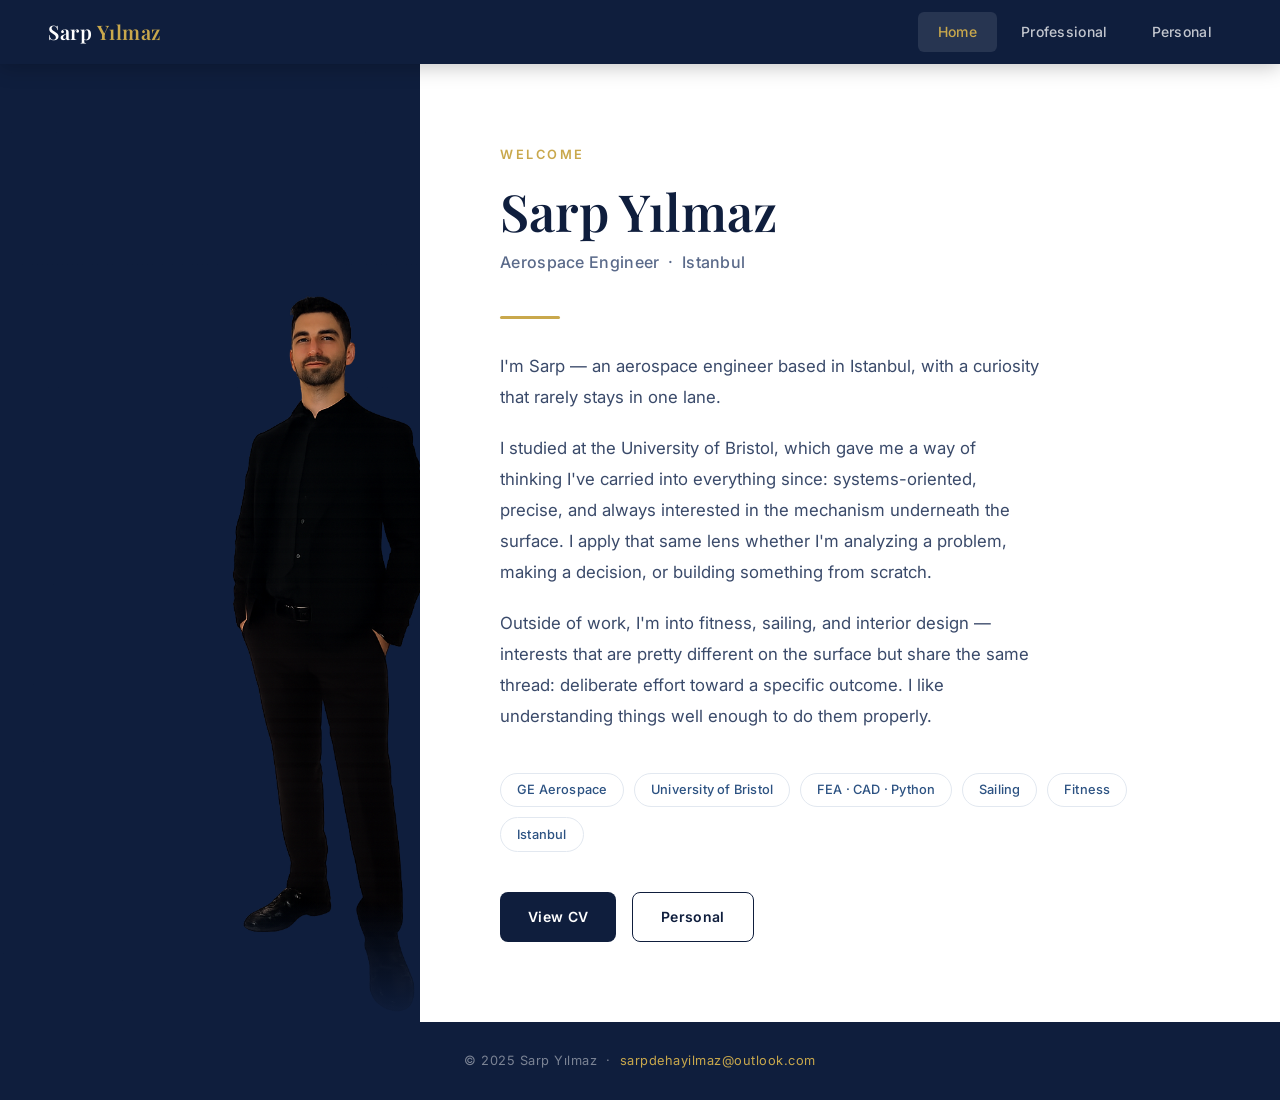
<file: index.html>
<!DOCTYPE html>
<html lang="en">
<head>
  <meta charset="UTF-8" />
  <meta name="viewport" content="width=device-width, initial-scale=1.0" />
  <title>Sarp Yılmaz</title>
  <link rel="stylesheet" href="css/style.css" />
</head>
<body>

  <nav>
    <a class="nav-logo" href="/">Sarp <span>Yılmaz</span></a>
    <ul class="nav-links">
      <li><a href="/" class="active">Home</a></li>
      <li><a href="/professional">Professional</a></li>
      <li><a href="/personal">Personal</a></li>
    </ul>
  </nav>

  <main class="page">
    <section class="home-hero">

      <div class="home-photo-col">
        <picture>
          <source media="(max-width: 900px)" srcset="assets/sarp_upper.png" />
          <img src="assets/sarp_main.png" alt="Sarp Yılmaz" />
        </picture>
        <div class="photo-overlay"></div>
      </div>

      <div class="home-content-col">
        <p class="home-greeting">Welcome</p>
        <h1 class="home-name">Sarp Yılmaz</h1>
        <p class="home-title">Aerospace Engineer &nbsp;·&nbsp; Istanbul</p>
        <div class="divider"></div>

        <div class="home-about">
          <p>I'm Sarp — an aerospace engineer based in Istanbul, with a curiosity that rarely stays in one lane.</p>
          <p>I studied at the University of Bristol, which gave me a way of thinking I've carried into everything since: systems-oriented, precise, and always interested in the mechanism underneath the surface. I apply that same lens whether I'm analyzing a problem, making a decision, or building something from scratch.</p>
          <p>Outside of work, I'm into fitness, sailing, and interior design — interests that are pretty different on the surface but share the same thread: deliberate effort toward a specific outcome. I like understanding things well enough to do them properly.</p>
        </div>

        <div class="home-tags">
          <span class="tag">GE Aerospace</span>
          <span class="tag">University of Bristol</span>
          <span class="tag">FEA · CAD · Python</span>
          <span class="tag">Sailing</span>
          <span class="tag">Fitness</span>
          <span class="tag">Istanbul</span>
        </div>

        <div class="home-cta">
          <a href="/professional" class="btn btn-primary">View CV</a>
          <a href="/personal" class="btn btn-outline">Personal</a>
        </div>
      </div>

    </section>
  </main>

  <footer>
    &copy; 2025 Sarp Yılmaz &nbsp;·&nbsp; <a href="mailto:sarpdehayilmaz@outlook.com">sarpdehayilmaz@outlook.com</a>
  </footer>

</body>
</html>
</file>
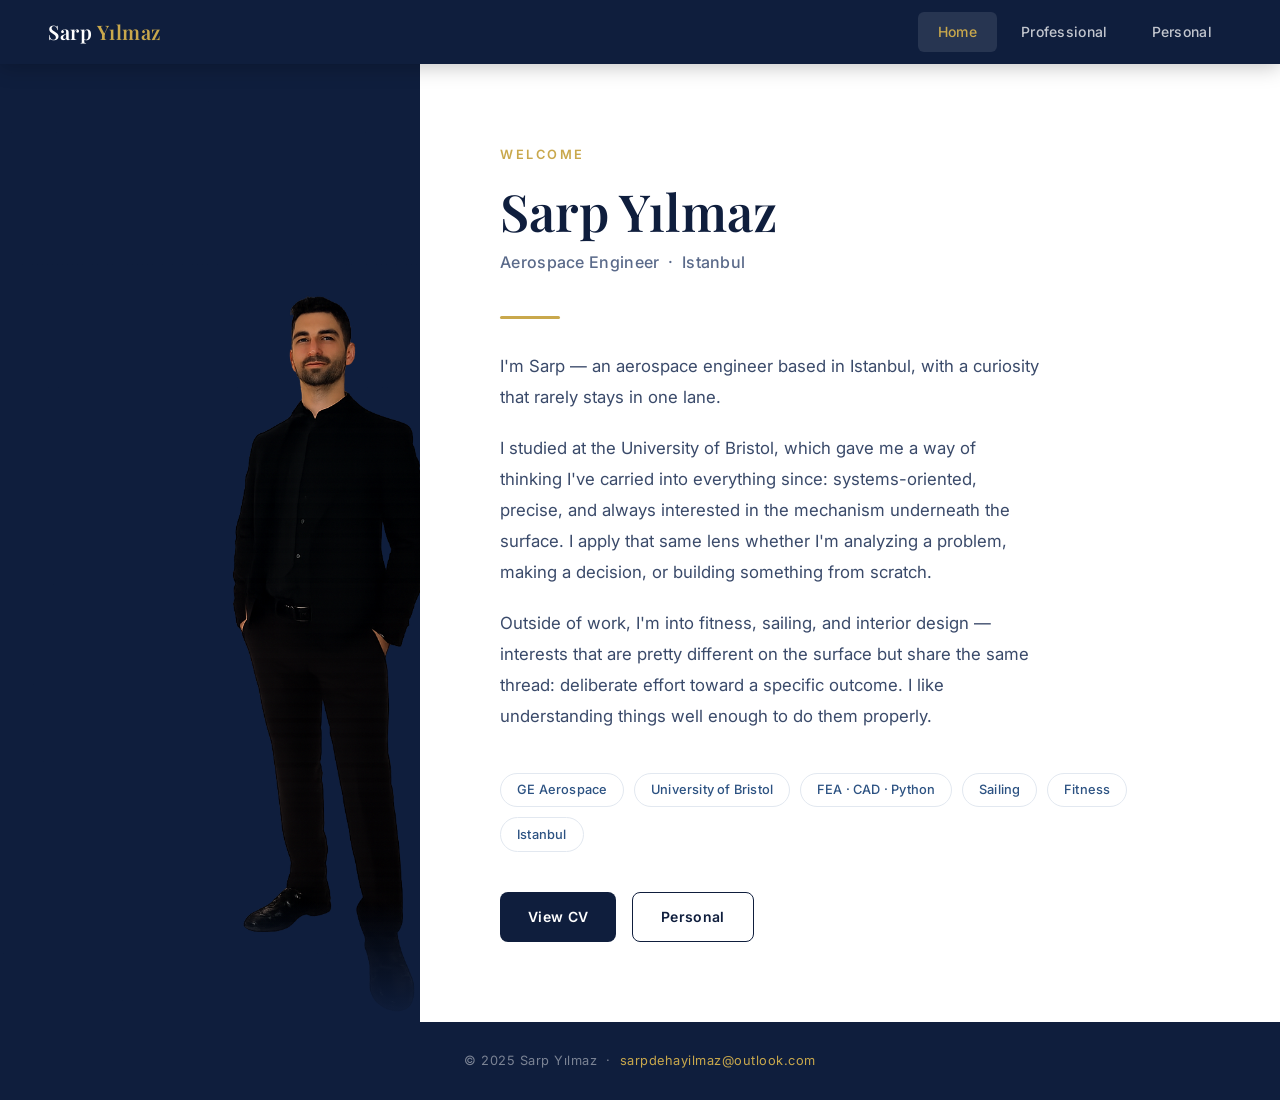
<file: home/index.html>
<!DOCTYPE html>
<html lang="en">
<head>
  <meta charset="UTF-8" />
  <meta name="viewport" content="width=device-width, initial-scale=1.0" />
  <title>Sarp Yılmaz</title>
  <link rel="stylesheet" href="../css/style.css" />
</head>
<body>

  <nav>
    <a class="nav-logo" href="/home">Sarp <span>Yılmaz</span></a>
    <ul class="nav-links">
      <li><a href="/home" class="active">Home</a></li>
      <li><a href="/professional">Professional</a></li>
      <li><a href="/personal">Personal</a></li>
    </ul>
  </nav>

  <main class="page">
    <section class="home-hero">

      <div class="home-photo-col">
        <picture>
          <source media="(max-width: 900px)" srcset="../assets/sarp_upper.png" />
          <img src="../assets/sarp_main.png" alt="Sarp Yılmaz" />
        </picture>
        <div class="photo-overlay"></div>
      </div>

      <div class="home-content-col">
        <p class="home-greeting">Welcome</p>
        <h1 class="home-name">Sarp Yılmaz</h1>
        <p class="home-title">Aerospace Engineer &nbsp;·&nbsp; Istanbul</p>
        <div class="divider"></div>

        <div class="home-about">
          <p>I'm Sarp — an aerospace engineer based in Istanbul, with a curiosity that rarely stays in one lane.</p>
          <p>I studied at the University of Bristol, which gave me a way of thinking I've carried into everything since: systems-oriented, precise, and always interested in the mechanism underneath the surface. I apply that same lens whether I'm analyzing a problem, making a decision, or building something from scratch.</p>
          <p>Outside of work, I'm into fitness, sailing, and interior design — interests that are pretty different on the surface but share the same thread: deliberate effort toward a specific outcome. I like understanding things well enough to do them properly.</p>
        </div>

        <div class="home-tags">
          <span class="tag">GE Aerospace</span>
          <span class="tag">University of Bristol</span>
          <span class="tag">FEA · CAD · Python</span>
          <span class="tag">Sailing</span>
          <span class="tag">Fitness</span>
          <span class="tag">Istanbul</span>
        </div>

        <div class="home-cta">
          <a href="/professional" class="btn btn-primary">View CV</a>
          <a href="/personal" class="btn btn-outline">Personal</a>
        </div>
      </div>

    </section>
  </main>

  <footer>
    &copy; 2025 Sarp Yılmaz &nbsp;·&nbsp; <a href="mailto:sarpdehayilmaz@outlook.com">sarpdehayilmaz@outlook.com</a>
  </footer>

</body>
</html>
</file>
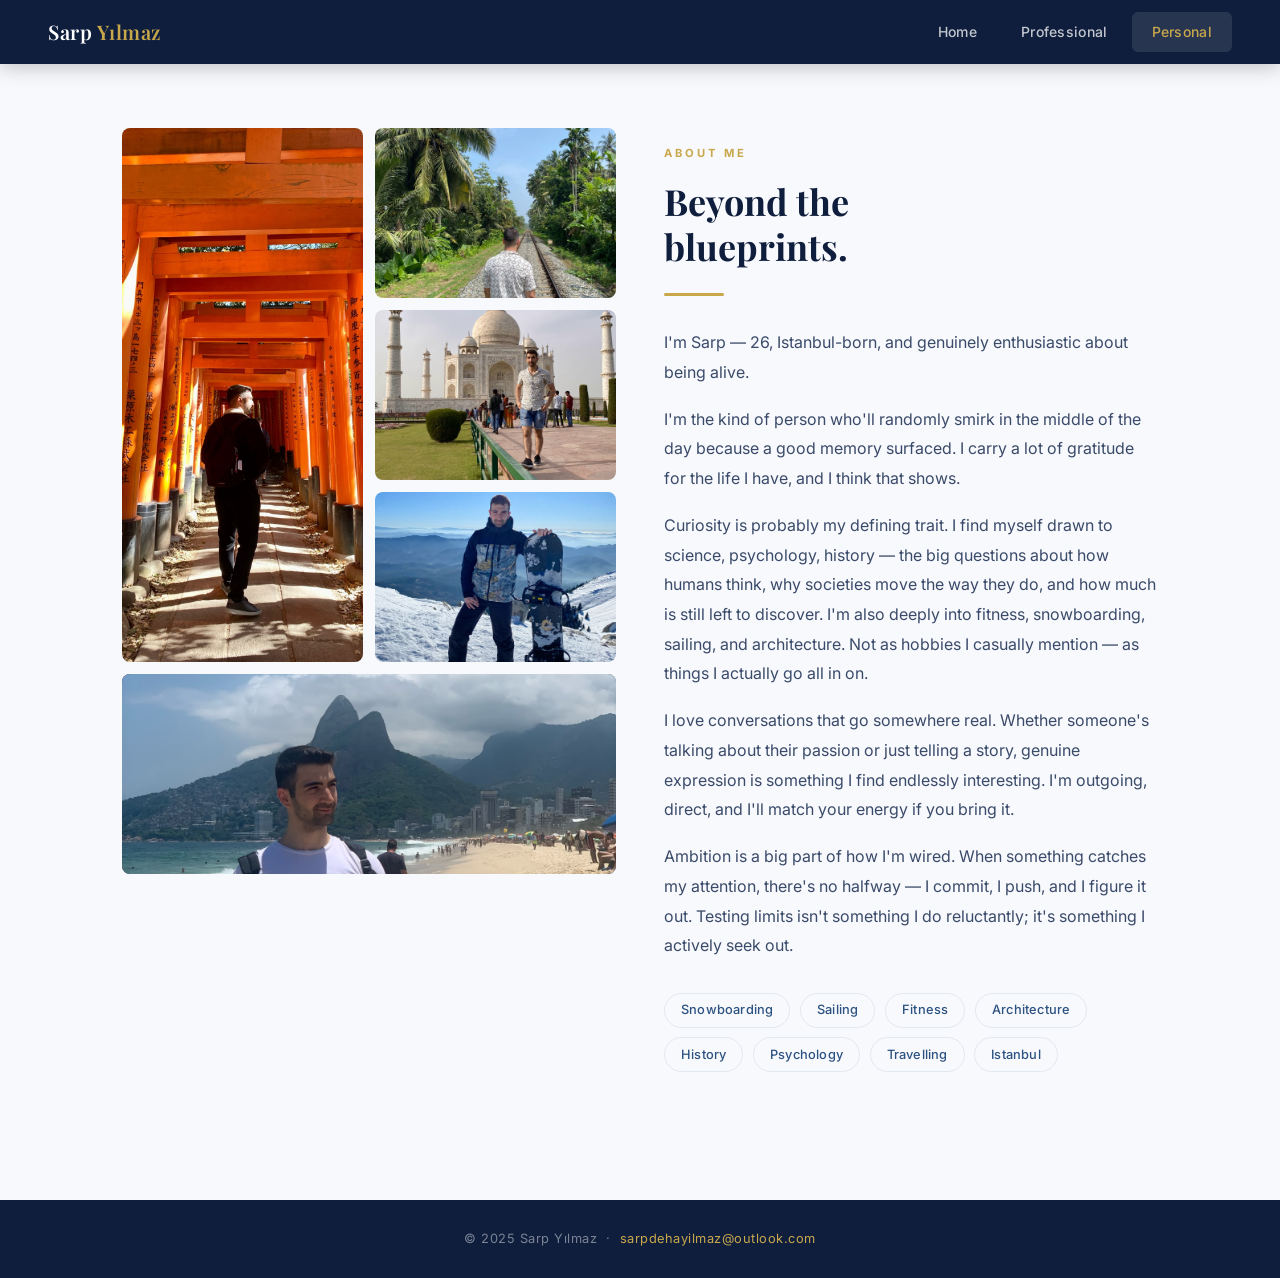
<file: personal/index.html>
<!DOCTYPE html>
<html lang="en">
<head>
  <meta charset="UTF-8" />
  <meta name="viewport" content="width=device-width, initial-scale=1.0" />
  <title>Personal — Sarp Yılmaz</title>
  <link rel="stylesheet" href="../css/style.css" />
</head>
<body>

  <nav>
    <a class="nav-logo" href="/">Sarp <span>Yılmaz</span></a>
    <ul class="nav-links">
      <li><a href="/">Home</a></li>
      <li><a href="/professional">Professional</a></li>
      <li><a href="/personal" class="active">Personal</a></li>
    </ul>
  </nav>

  <main class="page">
    <div class="personal-page">

      <div class="personal-hero">

        <!-- Photo collage -->
        <div class="collage-grid">
          <div class="collage-slot collage-hero">
            <img src="../assets/personal_life/travel-japan-kyoto_1.jpeg" alt="Fushimi Inari, Kyoto" />
          </div>
          <div class="collage-slot">
            <img src="../assets/personal_life/travel-sri-lanka_2.jpeg" alt="Sri Lanka" />
          </div>
          <div class="collage-slot">
            <img src="../assets/personal_life/travel-india-taj-mahal_3.jpeg" alt="Taj Mahal, India" />
          </div>
          <div class="collage-slot">
            <img src="../assets/personal_life/snowboarding_5.jpeg" alt="Snowboarding" />
          </div>
          <div class="collage-slot collage-wide">
            <img src="../assets/personal_life/travel-brazil-rio_4.jpeg" alt="Ipanema Beach, Rio de Janeiro" />
          </div>
        </div>

        <!-- About text -->
        <div class="personal-text">
          <p class="personal-section-label">About Me</p>
          <h2 class="personal-heading">Beyond the<br/>blueprints.</h2>
          <div class="divider"></div>

          <div class="personal-body">
            <p>I'm Sarp — 26, Istanbul-born, and genuinely enthusiastic about being alive.</p>
            <p>I'm the kind of person who'll randomly smirk in the middle of the day because a good memory surfaced. I carry a lot of gratitude for the life I have, and I think that shows.</p>
            <p>Curiosity is probably my defining trait. I find myself drawn to science, psychology, history — the big questions about how humans think, why societies move the way they do, and how much is still left to discover. I'm also deeply into fitness, snowboarding, sailing, and architecture. Not as hobbies I casually mention — as things I actually go all in on.</p>
            <p>I love conversations that go somewhere real. Whether someone's talking about their passion or just telling a story, genuine expression is something I find endlessly interesting. I'm outgoing, direct, and I'll match your energy if you bring it.</p>
            <p>Ambition is a big part of how I'm wired. When something catches my attention, there's no halfway — I commit, I push, and I figure it out. Testing limits isn't something I do reluctantly; it's something I actively seek out.</p>
          </div>

          <div class="personal-traits">
            <span class="tag">Snowboarding</span>
            <span class="tag">Sailing</span>
            <span class="tag">Fitness</span>
            <span class="tag">Architecture</span>
            <span class="tag">History</span>
            <span class="tag">Psychology</span>
            <span class="tag">Travelling</span>
            <span class="tag">Istanbul</span>
          </div>
        </div>

      </div>
    </div>
  </main>

  <footer>
    &copy; 2025 Sarp Yılmaz &nbsp;·&nbsp; <a href="mailto:sarpdehayilmaz@outlook.com">sarpdehayilmaz@outlook.com</a>
  </footer>

</body>
</html>
</file>
<file: css/style.css>
@import url('https://fonts.googleapis.com/css2?family=Inter:wght@300;400;500;600;700&family=Playfair+Display:wght@400;600&display=swap');

*, *::before, *::after { box-sizing: border-box; margin: 0; padding: 0; }

:root {
  --navy: #0f1e3d;
  --navy-light: #1a3260;
  --accent: #2c5282;
  --gold: #c9a84c;
  --text: #1a1a2e;
  --text-muted: #5a6a8a;
  --bg: #f8f9fc;
  --white: #ffffff;
  --border: #e2e8f0;
  --card: #ffffff;
}

html { scroll-behavior: smooth; }

body {
  font-family: 'Inter', sans-serif;
  background: var(--bg);
  color: var(--text);
  line-height: 1.7;
  min-height: 100vh;
}

/* ── NAV ── */
nav {
  position: fixed;
  top: 0;
  left: 0;
  right: 0;
  z-index: 100;
  background: var(--navy);
  display: flex;
  align-items: center;
  justify-content: space-between;
  padding: 0 3rem;
  height: 64px;
  box-shadow: 0 2px 20px rgba(0,0,0,0.25);
}

.nav-logo {
  font-family: 'Playfair Display', serif;
  font-size: 1.25rem;
  font-weight: 600;
  color: var(--white);
  text-decoration: none;
  letter-spacing: 0.5px;
  white-space: nowrap;
}

.nav-logo span { color: var(--gold); }

.nav-links {
  display: flex;
  gap: 0.25rem;
  list-style: none;
}

.nav-links a {
  display: block;
  padding: 0.5rem 1.25rem;
  color: rgba(255,255,255,0.75);
  text-decoration: none;
  font-size: 0.875rem;
  font-weight: 500;
  letter-spacing: 0.3px;
  border-radius: 6px;
  transition: all 0.2s;
  white-space: nowrap;
}

.nav-links a:hover,
.nav-links a.active {
  color: var(--white);
  background: rgba(255,255,255,0.1);
}

.nav-links a.active {
  color: var(--gold);
}

/* ── PAGE WRAPPER ── */
.page {
  padding-top: 64px;
  min-height: 100vh;
}

/* ── HOME ── */
.home-hero {
  display: grid;
  grid-template-columns: 420px 1fr;
  min-height: calc(100vh - 64px);
  align-items: stretch;
}

.home-photo-col {
  position: relative;
  background: var(--navy);
  display: flex;
  align-items: flex-end;
  justify-content: center;
  overflow: hidden;
}

.home-photo-col picture { display: contents; }

.home-photo-col img {
  width: 100%;
  height: 100%;
  object-fit: cover;
  object-position: center 10%;
  display: block;
}

.home-photo-col .photo-overlay {
  position: absolute;
  bottom: 0;
  left: 0;
  right: 0;
  height: 120px;
  background: linear-gradient(to top, var(--navy), transparent);
}

.home-content-col {
  display: flex;
  flex-direction: column;
  justify-content: center;
  padding: 5rem 5rem 5rem 5rem;
  background: var(--white);
}

.home-greeting {
  font-size: 0.8rem;
  font-weight: 600;
  letter-spacing: 2.5px;
  text-transform: uppercase;
  color: var(--gold);
  margin-bottom: 1rem;
}

.home-name {
  font-family: 'Playfair Display', serif;
  font-size: clamp(2.5rem, 4vw, 3.5rem);
  font-weight: 600;
  color: var(--navy);
  line-height: 1.15;
  margin-bottom: 0.5rem;
}

.home-title {
  font-size: 1rem;
  font-weight: 500;
  color: var(--text-muted);
  margin-bottom: 2.5rem;
  letter-spacing: 0.3px;
}

.divider {
  width: 60px;
  height: 3px;
  background: var(--gold);
  border-radius: 2px;
  margin-bottom: 2rem;
}

.home-about {
  font-size: 1.05rem;
  color: #3a4a6a;
  line-height: 1.85;
  max-width: 540px;
}

.home-about p + p { margin-top: 1.25rem; }

.home-tags {
  display: flex;
  flex-wrap: wrap;
  gap: 0.6rem;
  margin-top: 2.5rem;
}

.tag {
  padding: 0.35rem 1rem;
  border: 1.5px solid var(--border);
  border-radius: 20px;
  font-size: 0.8rem;
  font-weight: 500;
  color: var(--accent);
  letter-spacing: 0.2px;
}

.home-cta {
  display: flex;
  gap: 1rem;
  margin-top: 2.5rem;
}

.btn {
  display: inline-flex;
  align-items: center;
  gap: 0.5rem;
  padding: 0.75rem 1.75rem;
  border-radius: 8px;
  font-size: 0.875rem;
  font-weight: 600;
  text-decoration: none;
  letter-spacing: 0.3px;
  transition: all 0.2s;
}

.btn-primary {
  background: var(--navy);
  color: var(--white);
}

.btn-primary:hover {
  background: var(--navy-light);
  transform: translateY(-1px);
  box-shadow: 0 4px 16px rgba(15,30,61,0.25);
}

.btn-outline {
  border: 1.5px solid var(--navy);
  color: var(--navy);
  background: transparent;
}

.btn-outline:hover {
  background: var(--navy);
  color: var(--white);
}

/* ── PROFESSIONAL CV ── */
.cv-page {
  max-width: 960px;
  margin: 0 auto;
  padding: 4rem 2rem;
}

.cv-header {
  background: var(--navy);
  color: var(--white);
  padding: 3rem 4rem;
  border-radius: 16px;
  margin-bottom: 2.5rem;
  display: flex;
  justify-content: space-between;
  align-items: flex-start;
  gap: 2rem;
}

.cv-header-name {
  font-family: 'Playfair Display', serif;
  font-size: 2.75rem;
  font-weight: 600;
  line-height: 1.1;
  margin-bottom: 0.4rem;
}

.cv-header-role {
  color: var(--gold);
  font-size: 0.95rem;
  font-weight: 500;
  letter-spacing: 0.5px;
}

.cv-contact {
  text-align: right;
  display: flex;
  flex-direction: column;
  gap: 0.4rem;
  margin-top: 0.25rem;
}

.cv-contact a {
  color: rgba(255,255,255,0.75);
  text-decoration: none;
  font-size: 0.875rem;
  transition: color 0.2s;
}

.cv-contact a:hover { color: var(--gold); }

.cv-summary {
  background: var(--white);
  border-left: 4px solid var(--gold);
  padding: 1.5rem 2rem;
  border-radius: 0 12px 12px 0;
  margin-bottom: 2.5rem;
  font-size: 0.95rem;
  color: #3a4a6a;
  line-height: 1.8;
  box-shadow: 0 2px 12px rgba(0,0,0,0.06);
}

.cv-section {
  margin-bottom: 2rem;
}

.cv-section-title {
  font-size: 0.7rem;
  font-weight: 700;
  letter-spacing: 3px;
  text-transform: uppercase;
  color: var(--accent);
  margin-bottom: 1rem;
  padding-bottom: 0.5rem;
  border-bottom: 2px solid var(--border);
}

.cv-card {
  background: var(--white);
  border-radius: 12px;
  padding: 1.75rem 2rem;
  margin-bottom: 1rem;
  box-shadow: 0 2px 12px rgba(0,0,0,0.05);
  border: 1px solid var(--border);
}

.cv-card-header {
  display: flex;
  justify-content: space-between;
  align-items: flex-start;
  margin-bottom: 0.25rem;
}

.cv-card-company {
  font-size: 1.05rem;
  font-weight: 700;
  color: var(--navy);
}

.cv-card-date {
  font-size: 0.8rem;
  font-weight: 600;
  color: var(--gold);
  background: rgba(201,168,76,0.1);
  padding: 0.25rem 0.75rem;
  border-radius: 20px;
  white-space: nowrap;
}

.cv-card-role {
  font-size: 0.875rem;
  font-weight: 500;
  color: var(--text-muted);
  margin-bottom: 0.1rem;
  font-style: italic;
}

.cv-card-location {
  font-size: 0.8rem;
  color: var(--text-muted);
  margin-bottom: 1rem;
}

.cv-card ul {
  padding-left: 1.25rem;
  display: flex;
  flex-direction: column;
  gap: 0.65rem;
}

.cv-card li {
  font-size: 0.9rem;
  color: #3a4a6a;
  line-height: 1.65;
}

.cv-skills-grid {
  display: grid;
  grid-template-columns: repeat(2, 1fr);
  gap: 1rem;
}

.cv-skill-card {
  background: var(--white);
  border-radius: 12px;
  padding: 1.25rem 1.5rem;
  box-shadow: 0 2px 12px rgba(0,0,0,0.05);
  border: 1px solid var(--border);
}

.cv-skill-label {
  font-size: 0.7rem;
  font-weight: 700;
  letter-spacing: 1.5px;
  text-transform: uppercase;
  color: var(--gold);
  margin-bottom: 0.5rem;
}

.cv-skill-text {
  font-size: 0.875rem;
  color: #3a4a6a;
  line-height: 1.6;
}

/* ── PERSONAL ── */
.personal-page {
  max-width: 1100px;
  margin: 0 auto;
  padding: 4rem 2rem;
}

.personal-hero {
  display: grid;
  grid-template-columns: 1fr 1fr;
  gap: 3rem;
  align-items: start;
  margin-bottom: 4rem;
}

.personal-text {
  padding-top: 1rem;
}

.personal-section-label {
  font-size: 0.7rem;
  font-weight: 700;
  letter-spacing: 3px;
  text-transform: uppercase;
  color: var(--gold);
  margin-bottom: 1rem;
}

.personal-heading {
  font-family: 'Playfair Display', serif;
  font-size: 2.25rem;
  color: var(--navy);
  line-height: 1.25;
  margin-bottom: 1.5rem;
}

.personal-body {
  font-size: 1rem;
  color: #3a4a6a;
  line-height: 1.85;
}

.personal-body p + p { margin-top: 1.1rem; }

.collage-grid {
  display: grid;
  grid-template-columns: repeat(2, 1fr);
  grid-template-rows: repeat(3, 170px) 200px;
  gap: 0.75rem;
}

.collage-slot {
  background: linear-gradient(135deg, var(--navy) 0%, var(--accent) 100%);
  border-radius: 8px;
  overflow: hidden;
}

.collage-slot img {
  width: 100%;
  height: 100%;
  object-fit: cover;
  display: block;
}

/* Japan: col 1, rows 1-3 */
.collage-hero {
  grid-column: 1;
  grid-row: 1 / 4;
}

/* Sri Lanka: col 2, row 1 */
.collage-slot:nth-child(2) { grid-column: 2; grid-row: 1; }

/* Taj Mahal: col 2, row 2 */
.collage-slot:nth-child(3) { grid-column: 2; grid-row: 2; }

/* Brazil: col 2, row 3 */
.collage-slot:nth-child(4) { grid-column: 2; grid-row: 3; }

/* Snowboarding: full width, row 4 */
.collage-wide {
  grid-column: 1 / -1;
  grid-row: 4;
}

.collage-wide img {
  object-position: center 40%;
}

.personal-traits {
  display: flex;
  flex-wrap: wrap;
  gap: 0.6rem;
  margin-top: 2rem;
}

/* ── FOOTER ── */
footer {
  background: var(--navy);
  color: rgba(255,255,255,0.45);
  text-align: center;
  padding: 1.75rem;
  font-size: 0.8rem;
  letter-spacing: 0.5px;
}

footer a {
  color: var(--gold);
  text-decoration: none;
}

/* ── RESPONSIVE ── */
@media (max-width: 900px) {
  .home-hero { grid-template-columns: 1fr; }
  .home-photo-col { height: 30vh; justify-content: flex-start; align-items: flex-end; }
  .home-photo-col img { width: auto; height: 80%; object-fit: contain; object-position: left bottom; }
  .home-photo-col .photo-overlay { height: 50px; }
  .home-content-col { padding: 3rem 2rem; }
  .cv-header { flex-direction: column; }
  .cv-contact { text-align: left; }
  .cv-skills-grid { grid-template-columns: 1fr; }
  .personal-hero { grid-template-columns: 1fr; }
  nav { padding: 0 0.75rem; justify-content: flex-start; gap: 2.25rem; }
  .nav-links { gap: 0.125rem; }
  .nav-links a { padding: 0.5rem 0.375rem; font-size: 0.8rem; }
}
</file>
